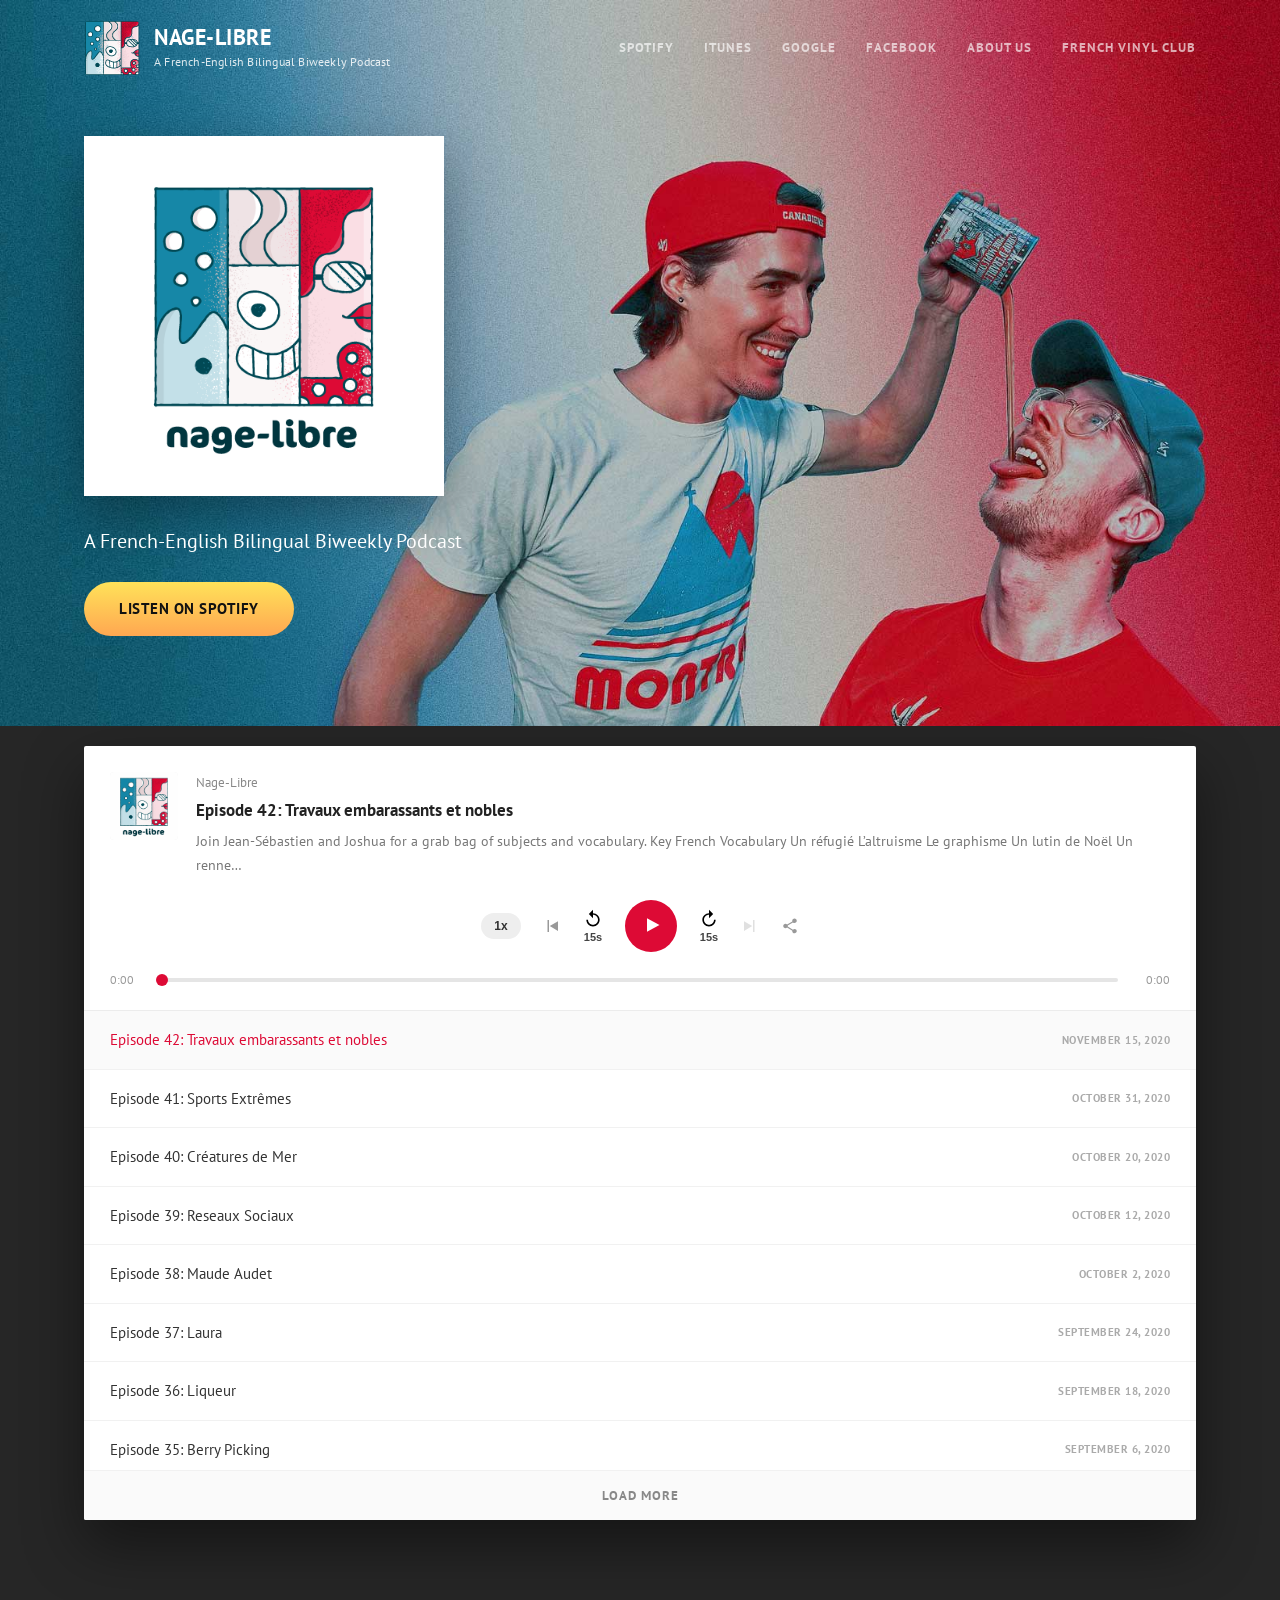
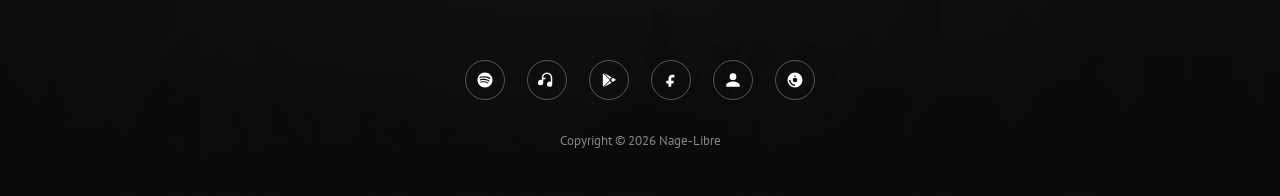
<file: index.html>
<!doctype html>
<html lang="en">
<head>
<meta charset="utf-8">
<meta name="viewport" content="width=device-width, initial-scale=1">
<title>Nage-Libre – A French-English Bilingual Biweekly Podcast</title>
<meta name="description" content="Nage-Libre is a collection of open and relaxed bilingual conversations that invite you to listen and learn in French and English.">
<link rel="icon" href="/images/favicon-32.png" sizes="32x32">
<link rel="icon" href="/images/favicon-192.png" sizes="192x192">
<link rel="apple-touch-icon" href="/images/favicon-180.png">
<link rel="preconnect" href="https://fonts.googleapis.com">
<link rel="preconnect" href="https://fonts.gstatic.com" crossorigin>
<link href="https://fonts.googleapis.com/css2?family=PT+Sans:ital,wght@0,400;0,700;1,400;1,700&family=Mrs+Saint+Delafield&display=swap" rel="stylesheet">
<link rel="stylesheet" href="/css/style.css">
</head>
<body>

<section class="hero">
  <header class="site-header">
    <div class="container">
      <div class="site-branding">
        <a href="/"><img src="/images/logo.png" alt="Nage-Libre"></a>
        <div>
          <p class="site-title"><a href="/">NAGE-LIBRE</a></p>
          <p class="site-description">A French-English Bilingual Biweekly Podcast</p>
        </div>
      </div>
      <button class="menu-toggle" aria-expanded="false" aria-controls="main-nav">
        <span class="icon-open">&#9776; Menu</span>
        <span class="icon-close">&#10005; Menu</span>
      </button>
      <nav class="main-navigation" id="main-nav">
        <ul class="nav-menu">
          <li><a href="https://open.spotify.com/show/0n5WnTJgC73S4vmWBHkWUg">Spotify</a></li>
          <li><a href="https://podcasts.apple.com/us/podcast/nage-libre/id1509363788">iTunes</a></li>
          <li><a href="https://playmusic.app.goo.gl/?ibi=com.google.PlayMusic&isi=691797987&ius=googleplaymusic&apn=com.google.android.music&link=https://play.google.com/music/m/Izq6futf4hin3xmiyxos6ybj7ay?t%3DNage-Libre%26pcampaignid%3DMKT-na-all-co-pr-mu-pod-16">Google</a></li>
          <li><a href="https://www.facebook.com/groups/nagelibre">Facebook</a></li>
          <li><a href="/about-us/">About Us</a></li>
          <li><a href="/french-vinyl-club/">French Vinyl Club</a></li>
        </ul>
      </nav>
    </div>
  </header>

  <div class="container hero-inner">
    <div class="hero-cover">
      <img src="/images/cover-large.png" alt="Nage-Libre">
    </div>
    <p class="hero-tagline">A French-English Bilingual Biweekly Podcast</p>
    <a class="btn-gold" href="https://open.spotify.com/show/0n5WnTJgC73S4vmWBHkWUg">Listen on Spotify</a>
  </div>
</section>

<main class="site-main">
  <div class="container">
    <div id="player-root"></div>
  </div>
</main>

<footer class="site-footer">
  <div class="container">
    <nav class="footer-social">
      <a href="https://open.spotify.com/show/0n5WnTJgC73S4vmWBHkWUg" aria-label="Spotify"><svg viewBox="0 0 24 24"><path d="M12 2C6.5 2 2 6.5 2 12s4.5 10 10 10 10-4.5 10-10S17.5 2 12 2zm4.6 14.4c-.2.3-.6.4-.9.2-2.5-1.5-5.6-1.9-9.3-1-.4.1-.7-.1-.8-.5-.1-.4.1-.7.5-.8 4-.9 7.5-.5 10.3 1.2.3.2.4.6.2.9zm1.2-2.8c-.2.3-.7.5-1 .3-2.9-1.8-7.3-2.3-10.7-1.3-.4.1-.9-.1-1-.6-.1-.4.1-.9.6-1 3.9-1.2 8.7-.6 12 1.5.4.2.5.7.1 1.1zm.1-2.9C14.3 8.6 8.9 8.4 5.7 9.4c-.5.2-1.1-.1-1.2-.7-.2-.5.1-1.1.7-1.2 3.7-1.1 9.7-.9 13.5 1.4.5.3.6.9.3 1.4-.3.4-.9.5-1.1.3z"/></svg></a>
      <a href="https://podcasts.apple.com/us/podcast/nage-libre/id1509363788" aria-label="iTunes"><svg viewBox="0 0 24 24"><path d="M12 2a7 7 0 0 0-7 7v3.3a3.5 3.5 0 1 0 2 3.2V11h3V9H7a5 5 0 0 1 10 0v5.5a3.5 3.5 0 1 0 2 3.2V9a7 7 0 0 0-7-7z"/></svg></a>
      <a href="https://playmusic.app.goo.gl/?ibi=com.google.PlayMusic&isi=691797987&ius=googleplaymusic&apn=com.google.android.music&link=https://play.google.com/music/m/Izq6futf4hin3xmiyxos6ybj7ay?t%3DNage-Libre%26pcampaignid%3DMKT-na-all-co-pr-mu-pod-16" aria-label="Google Play"><svg viewBox="0 0 24 24"><path d="M4.5 3.5c-.4.3-.7.8-.7 1.4v14.2c0 .6.3 1.1.7 1.4l8.7-8.5-8.7-8.5zm10.1 8.5 2.5 2.5 3-1.7c.9-.5.9-1.6 0-2.1l-3-1.7-2.5 3zm-1.4 1.4-8 7.9c.2 0 .5-.1.7-.2l9.6-5.5-2.3-2.2zm0-2.8 2.3-2.2-9.6-5.5c-.2-.1-.5-.2-.7-.2l8 7.9z"/></svg></a>
      <a href="https://www.facebook.com/groups/nagelibre" aria-label="Facebook"><svg viewBox="0 0 24 24"><path d="M14 8.5h2.5V5.3c-.4-.1-1.6-.2-2.9-.2-2.9 0-4.9 1.8-4.9 5.1v2.7H5.8v3.6h2.9V21h3.6v-4.5h2.9l.5-3.6h-3.4v-2.3c0-1 .3-1.7 1.7-1.7z"/></svg></a>
      <a href="/about-us/" aria-label="About Us"><svg viewBox="0 0 24 24"><path d="M12 12a4.5 4.5 0 1 0 0-9 4.5 4.5 0 0 0 0 9zm0 2c-3.3 0-9 1.7-9 5v2h18v-2c0-3.3-5.7-5-9-5z"/></svg></a>
      <a href="/french-vinyl-club/" aria-label="French Vinyl Club"><svg viewBox="0 0 24 24"><path d="M12 2a10 10 0 1 0 0 20 10 10 0 0 0 0-20zm0 4a1 1 0 1 1 0 2 1 1 0 0 1 0-2zm0 14a8 8 0 0 1-8-8h2a6 6 0 0 0 6 6v2zm3-8a3 3 0 1 1-6 0 3 3 0 0 1 6 0z"/></svg></a>
    </nav>
    <p class="site-info">Copyright &copy; <span data-year>2026</span> Nage-Libre</p>
  </div>
</footer>

<script src="/js/episodes.js"></script>
<script src="/js/player.js"></script>
<script src="/js/main.js"></script>
<script>
  new PodcastPlayer(document.getElementById("player-root"), {
    episodes: EPISODES,
    showList: true,
    showName: "Nage-Libre",
    coverSrc: "/images/cover.png",
    initialIndex: 0
  });
</script>
</body>
</html>
</file>
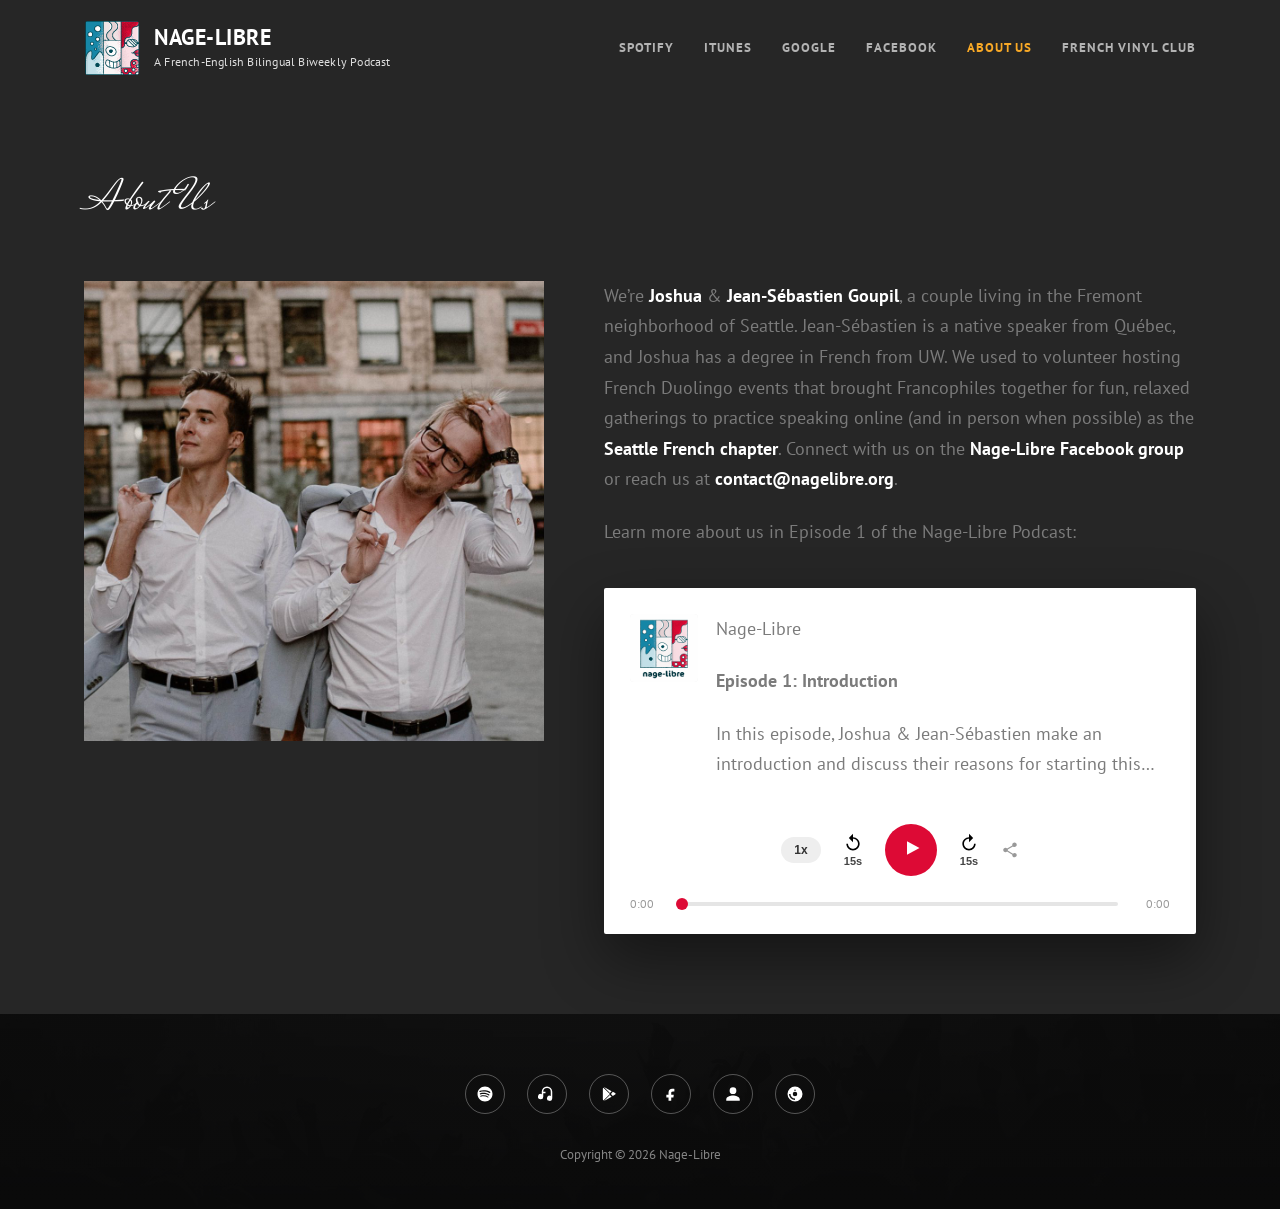
<file: about-us/index.html>
<!doctype html>
<html lang="en">
<head>
<meta charset="utf-8">
<meta name="viewport" content="width=device-width, initial-scale=1">
<title>About Us – Nage-Libre</title>
<meta name="description" content="We're Joshua & Jean-Sébastien Goupil, a couple living in the Fremont neighborhood of Seattle, sharing bilingual French-English conversations.">
<link rel="icon" href="/images/favicon-32.png" sizes="32x32">
<link rel="icon" href="/images/favicon-192.png" sizes="192x192">
<link rel="apple-touch-icon" href="/images/favicon-180.png">
<link rel="preconnect" href="https://fonts.googleapis.com">
<link rel="preconnect" href="https://fonts.gstatic.com" crossorigin>
<link href="https://fonts.googleapis.com/css2?family=PT+Sans:ital,wght@0,400;0,700;1,400;1,700&family=Mrs+Saint+Delafield&display=swap" rel="stylesheet">
<link rel="stylesheet" href="/css/style.css">
</head>
<body>

<header class="site-header">
  <div class="container">
    <div class="site-branding">
      <a href="/"><img src="/images/logo.png" alt="Nage-Libre"></a>
      <div>
        <p class="site-title"><a href="/">NAGE-LIBRE</a></p>
        <p class="site-description">A French-English Bilingual Biweekly Podcast</p>
      </div>
    </div>
    <button class="menu-toggle" aria-expanded="false" aria-controls="main-nav">
      <span class="icon-open">&#9776; Menu</span>
      <span class="icon-close">&#10005; Menu</span>
    </button>
    <nav class="main-navigation" id="main-nav">
      <ul class="nav-menu">
        <li><a href="https://open.spotify.com/show/0n5WnTJgC73S4vmWBHkWUg">Spotify</a></li>
        <li><a href="https://podcasts.apple.com/us/podcast/nage-libre/id1509363788">iTunes</a></li>
        <li><a href="https://playmusic.app.goo.gl/?ibi=com.google.PlayMusic&isi=691797987&ius=googleplaymusic&apn=com.google.android.music&link=https://play.google.com/music/m/Izq6futf4hin3xmiyxos6ybj7ay?t%3DNage-Libre%26pcampaignid%3DMKT-na-all-co-pr-mu-pod-16">Google</a></li>
        <li><a href="https://www.facebook.com/groups/nagelibre">Facebook</a></li>
        <li class="current"><a href="/about-us/">About Us</a></li>
        <li><a href="/french-vinyl-club/">French Vinyl Club</a></li>
      </ul>
    </nav>
  </div>
</header>

<header class="page-header">
  <div class="container">
    <h1 class="page-title">About Us</h1>
  </div>
</header>

<main class="site-main">
  <div class="container">
    <div class="about-grid">
      <img src="/images/about-us.jpg" alt="Joshua and Jean-Sébastien Goupil">
      <div class="about-text">
        <p>
          We&rsquo;re <a href="https://www.facebook.com/jganyon"><strong>Joshua</strong></a> &amp;
          <a href="https://www.facebook.com/jsgoupil"><strong>Jean-S&eacute;bastien Goupil</strong></a>,
          a couple living in the Fremont neighborhood of Seattle. Jean-S&eacute;bastien is a native
          speaker from Qu&eacute;bec, and Joshua has a degree in French from UW. We used to volunteer
          hosting French Duolingo events that brought Francophiles together for fun, relaxed
          gatherings to practice speaking online (and in person when possible) as the
          <strong>Seattle French chapter</strong>.
          Connect with us on the
          <a href="https://www.facebook.com/groups/nagelibre"><strong>Nage-Libre Facebook group</strong></a>
          or reach us at <a href="mailto:contact@nagelibre.org"><strong>contact@nagelibre.org</strong></a>.
        </p>
        <p>Learn more about us in Episode 1 of the Nage-Libre Podcast:</p>
        <div class="about-player-wrap" id="player-root"></div>
      </div>
    </div>
  </div>
</main>

<footer class="site-footer">
  <div class="container">
    <nav class="footer-social">
      <a href="https://open.spotify.com/show/0n5WnTJgC73S4vmWBHkWUg" aria-label="Spotify"><svg viewBox="0 0 24 24"><path d="M12 2C6.5 2 2 6.5 2 12s4.5 10 10 10 10-4.5 10-10S17.5 2 12 2zm4.6 14.4c-.2.3-.6.4-.9.2-2.5-1.5-5.6-1.9-9.3-1-.4.1-.7-.1-.8-.5-.1-.4.1-.7.5-.8 4-.9 7.5-.5 10.3 1.2.3.2.4.6.2.9zm1.2-2.8c-.2.3-.7.5-1 .3-2.9-1.8-7.3-2.3-10.7-1.3-.4.1-.9-.1-1-.6-.1-.4.1-.9.6-1 3.9-1.2 8.7-.6 12 1.5.4.2.5.7.1 1.1zm.1-2.9C14.3 8.6 8.9 8.4 5.7 9.4c-.5.2-1.1-.1-1.2-.7-.2-.5.1-1.1.7-1.2 3.7-1.1 9.7-.9 13.5 1.4.5.3.6.9.3 1.4-.3.4-.9.5-1.1.3z"/></svg></a>
      <a href="https://podcasts.apple.com/us/podcast/nage-libre/id1509363788" aria-label="iTunes"><svg viewBox="0 0 24 24"><path d="M12 2a7 7 0 0 0-7 7v3.3a3.5 3.5 0 1 0 2 3.2V11h3V9H7a5 5 0 0 1 10 0v5.5a3.5 3.5 0 1 0 2 3.2V9a7 7 0 0 0-7-7z"/></svg></a>
      <a href="https://playmusic.app.goo.gl/?ibi=com.google.PlayMusic&isi=691797987&ius=googleplaymusic&apn=com.google.android.music&link=https://play.google.com/music/m/Izq6futf4hin3xmiyxos6ybj7ay?t%3DNage-Libre%26pcampaignid%3DMKT-na-all-co-pr-mu-pod-16" aria-label="Google Play"><svg viewBox="0 0 24 24"><path d="M4.5 3.5c-.4.3-.7.8-.7 1.4v14.2c0 .6.3 1.1.7 1.4l8.7-8.5-8.7-8.5zm10.1 8.5 2.5 2.5 3-1.7c.9-.5.9-1.6 0-2.1l-3-1.7-2.5 3zm-1.4 1.4-8 7.9c.2 0 .5-.1.7-.2l9.6-5.5-2.3-2.2zm0-2.8 2.3-2.2-9.6-5.5c-.2-.1-.5-.2-.7-.2l8 7.9z"/></svg></a>
      <a href="https://www.facebook.com/groups/nagelibre" aria-label="Facebook"><svg viewBox="0 0 24 24"><path d="M14 8.5h2.5V5.3c-.4-.1-1.6-.2-2.9-.2-2.9 0-4.9 1.8-4.9 5.1v2.7H5.8v3.6h2.9V21h3.6v-4.5h2.9l.5-3.6h-3.4v-2.3c0-1 .3-1.7 1.7-1.7z"/></svg></a>
      <a href="/about-us/" aria-label="About Us"><svg viewBox="0 0 24 24"><path d="M12 12a4.5 4.5 0 1 0 0-9 4.5 4.5 0 0 0 0 9zm0 2c-3.3 0-9 1.7-9 5v2h18v-2c0-3.3-5.7-5-9-5z"/></svg></a>
      <a href="/french-vinyl-club/" aria-label="French Vinyl Club"><svg viewBox="0 0 24 24"><path d="M12 2a10 10 0 1 0 0 20 10 10 0 0 0 0-20zm0 4a1 1 0 1 1 0 2 1 1 0 0 1 0-2zm0 14a8 8 0 0 1-8-8h2a6 6 0 0 0 6 6v2zm3-8a3 3 0 1 1-6 0 3 3 0 0 1 6 0z"/></svg></a>
    </nav>
    <p class="site-info">Copyright &copy; <span data-year>2026</span> Nage-Libre</p>
  </div>
</footer>

<script src="/js/episodes.js"></script>
<script src="/js/player.js"></script>
<script src="/js/main.js"></script>
<script>
  var ep1 = EPISODES.find(function (e) { return e.number === 1; });
  new PodcastPlayer(document.getElementById("player-root"), {
    episodes: [ep1],
    showList: false,
    showName: "Nage-Libre",
    coverSrc: "/images/cover.png",
    initialIndex: 0
  });
</script>
</body>
</html>
</file>
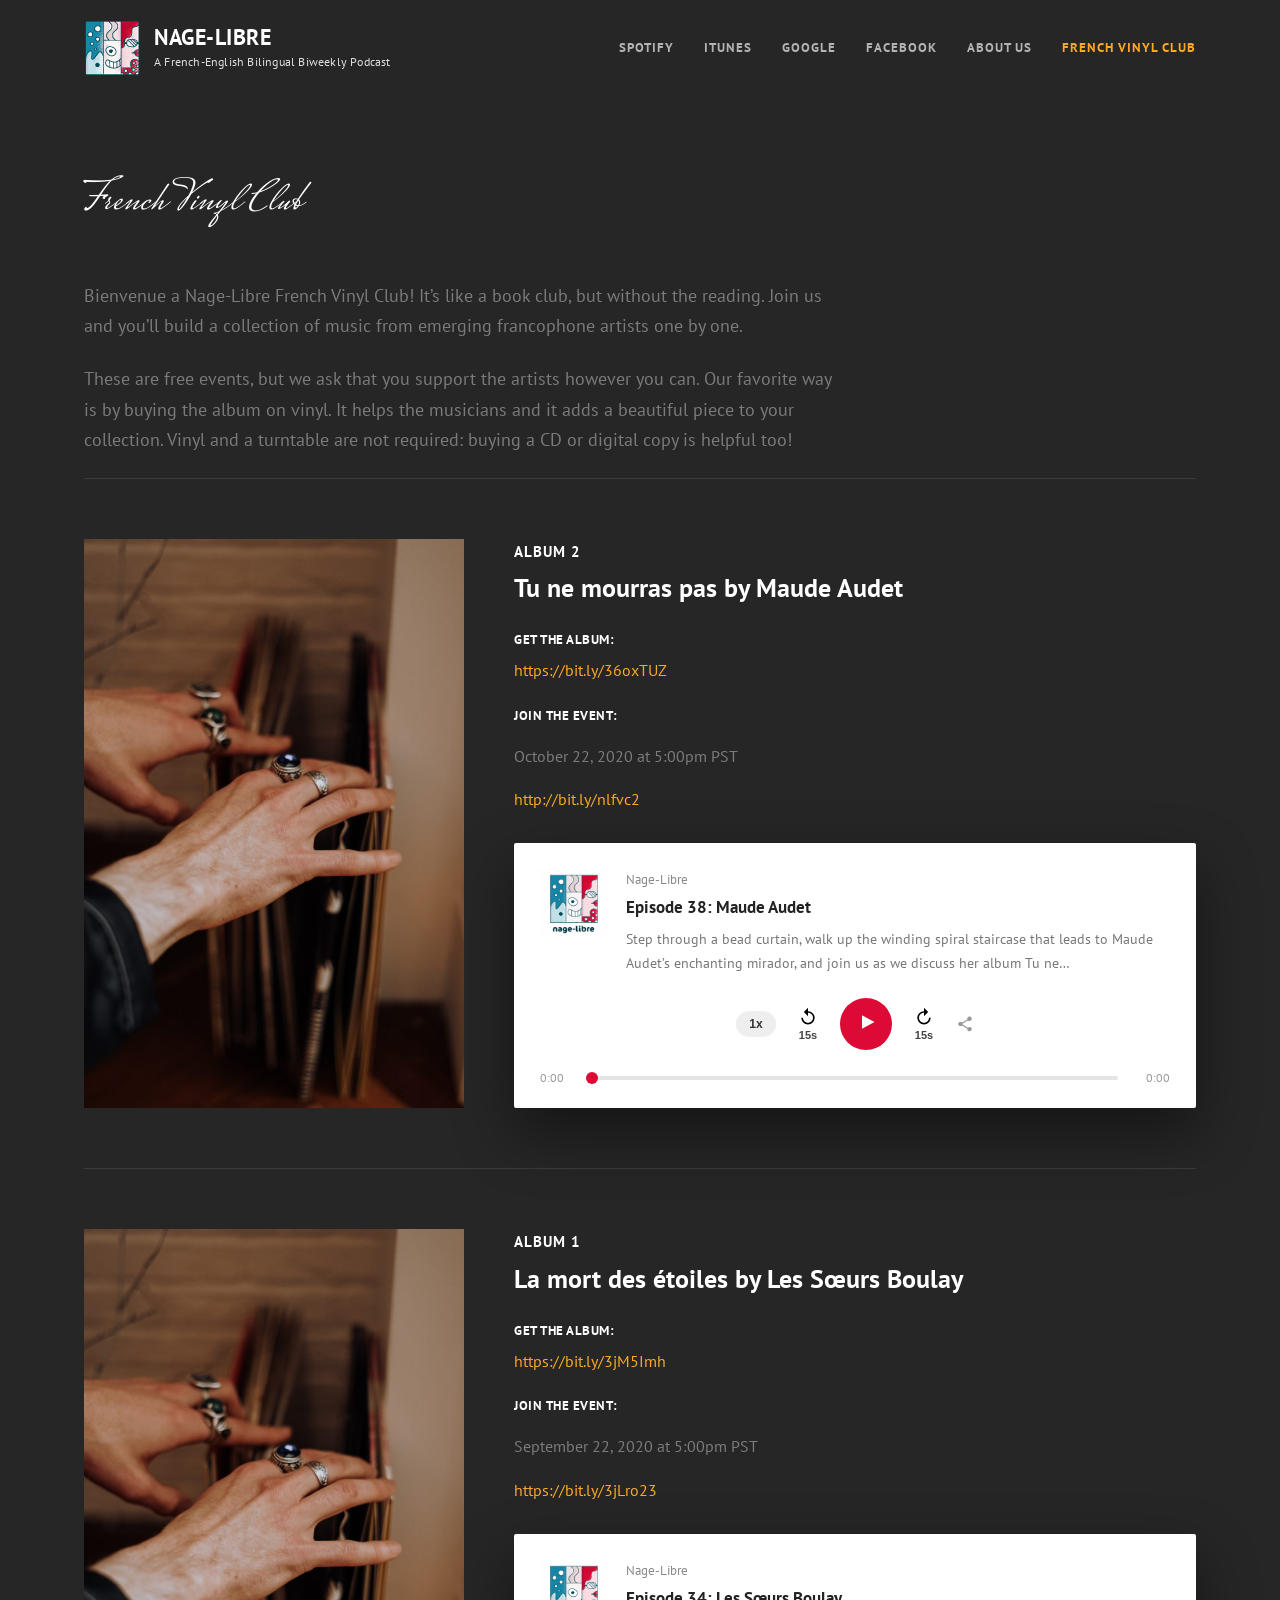
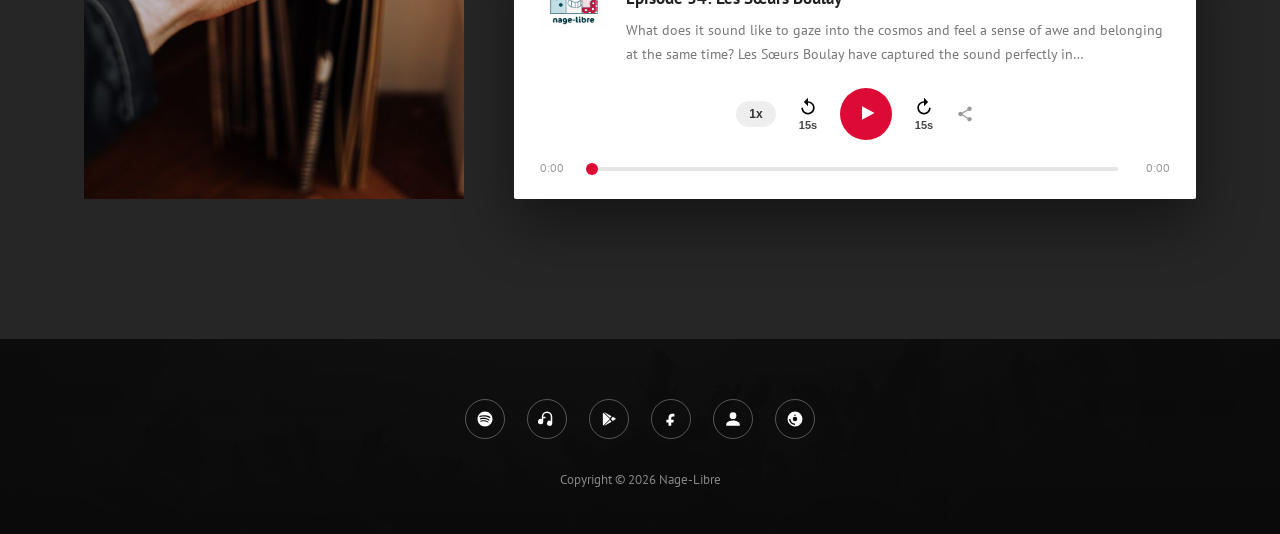
<file: french-vinyl-club/index.html>
<!doctype html>
<html lang="en">
<head>
<meta charset="utf-8">
<meta name="viewport" content="width=device-width, initial-scale=1">
<title>French Vinyl Club – Nage-Libre</title>
<meta name="description" content="Bienvenue a Nage-Libre French Vinyl Club! Join us and you'll build a collection of music from emerging francophone artists one by one.">
<link rel="icon" href="/images/favicon-32.png" sizes="32x32">
<link rel="icon" href="/images/favicon-192.png" sizes="192x192">
<link rel="apple-touch-icon" href="/images/favicon-180.png">
<link rel="preconnect" href="https://fonts.googleapis.com">
<link rel="preconnect" href="https://fonts.gstatic.com" crossorigin>
<link href="https://fonts.googleapis.com/css2?family=PT+Sans:ital,wght@0,400;0,700;1,400;1,700&family=Mrs+Saint+Delafield&display=swap" rel="stylesheet">
<link rel="stylesheet" href="/css/style.css">
</head>
<body>

<header class="site-header">
  <div class="container">
    <div class="site-branding">
      <a href="/"><img src="/images/logo.png" alt="Nage-Libre"></a>
      <div>
        <p class="site-title"><a href="/">NAGE-LIBRE</a></p>
        <p class="site-description">A French-English Bilingual Biweekly Podcast</p>
      </div>
    </div>
    <button class="menu-toggle" aria-expanded="false" aria-controls="main-nav">
      <span class="icon-open">&#9776; Menu</span>
      <span class="icon-close">&#10005; Menu</span>
    </button>
    <nav class="main-navigation" id="main-nav">
      <ul class="nav-menu">
        <li><a href="https://open.spotify.com/show/0n5WnTJgC73S4vmWBHkWUg">Spotify</a></li>
        <li><a href="https://podcasts.apple.com/us/podcast/nage-libre/id1509363788">iTunes</a></li>
        <li><a href="https://playmusic.app.goo.gl/?ibi=com.google.PlayMusic&isi=691797987&ius=googleplaymusic&apn=com.google.android.music&link=https://play.google.com/music/m/Izq6futf4hin3xmiyxos6ybj7ay?t%3DNage-Libre%26pcampaignid%3DMKT-na-all-co-pr-mu-pod-16">Google</a></li>
        <li><a href="https://www.facebook.com/groups/nagelibre">Facebook</a></li>
        <li><a href="/about-us/">About Us</a></li>
        <li class="current"><a href="/french-vinyl-club/">French Vinyl Club</a></li>
      </ul>
    </nav>
  </div>
</header>

<header class="page-header">
  <div class="container">
    <h1 class="page-title">French Vinyl Club</h1>
  </div>
</header>

<main class="site-main">
  <div class="container">
    <div class="club-intro">
      <p>Bienvenue a Nage-Libre French Vinyl Club! It&rsquo;s like a book club, but without the reading. Join us and you&rsquo;ll build a collection of music from emerging francophone artists one by one.</p>
      <p>These are free events, but we ask that you support the artists however you can. Our favorite way is by buying the album on vinyl. It helps the musicians and it adds a beautiful piece to your collection. Vinyl and a turntable are not required: buying a CD or digital copy is helpful too!</p>
    </div>

    <div class="album">
      <img src="/images/vinyl-club.jpg" alt="French Vinyl Club">
      <div>
        <p class="album-heading">Album 2</p>
        <h2 class="album-title">Tu ne mourras pas by Maude Audet</h2>

        <div class="album-meta">
          <p class="album-meta-label">Get the album:</p>
          <a href="https://bit.ly/36oxTUZ">https://bit.ly/36oxTUZ</a>
        </div>

        <div class="album-meta">
          <p class="album-meta-label">Join the event:</p>
          <p>October 22, 2020 at 5:00pm PST</p>
          <a href="http://bit.ly/nlfvc2">http://bit.ly/nlfvc2</a>
        </div>

        <div class="album-player-wrap" id="player-root-2"></div>
      </div>
    </div>

    <div class="album">
      <img src="/images/vinyl-club.jpg" alt="French Vinyl Club">
      <div>
        <p class="album-heading">Album 1</p>
        <h2 class="album-title">La mort des &eacute;toiles by Les S&oelig;urs Boulay</h2>

        <div class="album-meta">
          <p class="album-meta-label">Get the album:</p>
          <a href="https://bit.ly/3jM5Imh">https://bit.ly/3jM5Imh</a>
        </div>

        <div class="album-meta">
          <p class="album-meta-label">Join the event:</p>
          <p>September 22, 2020 at 5:00pm PST</p>
          <a href="https://bit.ly/3jLro23">https://bit.ly/3jLro23</a>
        </div>

        <div class="album-player-wrap" id="player-root-1"></div>
      </div>
    </div>
  </div>
</main>

<footer class="site-footer">
  <div class="container">
    <nav class="footer-social">
      <a href="https://open.spotify.com/show/0n5WnTJgC73S4vmWBHkWUg" aria-label="Spotify"><svg viewBox="0 0 24 24"><path d="M12 2C6.5 2 2 6.5 2 12s4.5 10 10 10 10-4.5 10-10S17.5 2 12 2zm4.6 14.4c-.2.3-.6.4-.9.2-2.5-1.5-5.6-1.9-9.3-1-.4.1-.7-.1-.8-.5-.1-.4.1-.7.5-.8 4-.9 7.5-.5 10.3 1.2.3.2.4.6.2.9zm1.2-2.8c-.2.3-.7.5-1 .3-2.9-1.8-7.3-2.3-10.7-1.3-.4.1-.9-.1-1-.6-.1-.4.1-.9.6-1 3.9-1.2 8.7-.6 12 1.5.4.2.5.7.1 1.1zm.1-2.9C14.3 8.6 8.9 8.4 5.7 9.4c-.5.2-1.1-.1-1.2-.7-.2-.5.1-1.1.7-1.2 3.7-1.1 9.7-.9 13.5 1.4.5.3.6.9.3 1.4-.3.4-.9.5-1.1.3z"/></svg></a>
      <a href="https://podcasts.apple.com/us/podcast/nage-libre/id1509363788" aria-label="iTunes"><svg viewBox="0 0 24 24"><path d="M12 2a7 7 0 0 0-7 7v3.3a3.5 3.5 0 1 0 2 3.2V11h3V9H7a5 5 0 0 1 10 0v5.5a3.5 3.5 0 1 0 2 3.2V9a7 7 0 0 0-7-7z"/></svg></a>
      <a href="https://playmusic.app.goo.gl/?ibi=com.google.PlayMusic&isi=691797987&ius=googleplaymusic&apn=com.google.android.music&link=https://play.google.com/music/m/Izq6futf4hin3xmiyxos6ybj7ay?t%3DNage-Libre%26pcampaignid%3DMKT-na-all-co-pr-mu-pod-16" aria-label="Google Play"><svg viewBox="0 0 24 24"><path d="M4.5 3.5c-.4.3-.7.8-.7 1.4v14.2c0 .6.3 1.1.7 1.4l8.7-8.5-8.7-8.5zm10.1 8.5 2.5 2.5 3-1.7c.9-.5.9-1.6 0-2.1l-3-1.7-2.5 3zm-1.4 1.4-8 7.9c.2 0 .5-.1.7-.2l9.6-5.5-2.3-2.2zm0-2.8 2.3-2.2-9.6-5.5c-.2-.1-.5-.2-.7-.2l8 7.9z"/></svg></a>
      <a href="https://www.facebook.com/groups/nagelibre" aria-label="Facebook"><svg viewBox="0 0 24 24"><path d="M14 8.5h2.5V5.3c-.4-.1-1.6-.2-2.9-.2-2.9 0-4.9 1.8-4.9 5.1v2.7H5.8v3.6h2.9V21h3.6v-4.5h2.9l.5-3.6h-3.4v-2.3c0-1 .3-1.7 1.7-1.7z"/></svg></a>
      <a href="/about-us/" aria-label="About Us"><svg viewBox="0 0 24 24"><path d="M12 12a4.5 4.5 0 1 0 0-9 4.5 4.5 0 0 0 0 9zm0 2c-3.3 0-9 1.7-9 5v2h18v-2c0-3.3-5.7-5-9-5z"/></svg></a>
      <a href="/french-vinyl-club/" aria-label="French Vinyl Club"><svg viewBox="0 0 24 24"><path d="M12 2a10 10 0 1 0 0 20 10 10 0 0 0 0-20zm0 4a1 1 0 1 1 0 2 1 1 0 0 1 0-2zm0 14a8 8 0 0 1-8-8h2a6 6 0 0 0 6 6v2zm3-8a3 3 0 1 1-6 0 3 3 0 0 1 6 0z"/></svg></a>
    </nav>
    <p class="site-info">Copyright &copy; <span data-year>2026</span> Nage-Libre</p>
  </div>
</footer>

<script src="/js/episodes.js"></script>
<script src="/js/player.js"></script>
<script src="/js/main.js"></script>
<script>
  var ep38 = EPISODES.find(function (e) { return e.number === 38; });
  var ep34 = EPISODES.find(function (e) { return e.number === 34; });
  new PodcastPlayer(document.getElementById("player-root-2"), {
    episodes: [ep38], showList: false, showName: "Nage-Libre", coverSrc: "/images/cover.png", initialIndex: 0
  });
  new PodcastPlayer(document.getElementById("player-root-1"), {
    episodes: [ep34], showList: false, showName: "Nage-Libre", coverSrc: "/images/cover.png", initialIndex: 0
  });
</script>
</body>
</html>
</file>
<file: css/style.css>
/* ===== Design tokens (matched from nagelibre.org / WordPress "Euphony" theme) ===== */
:root {
  --bg: #262626;
  --bg-panel: #1a1a1a;
  --text-muted: #7b7b7b;
  --text-white: #ffffff;
  --nav-link: rgba(255, 255, 255, 0.65);
  --accent-orange: #f9a926;
  --accent-red: #dd0a35;
  --gold-start: #ffe259;
  --gold-end: #ffa751;
  --border: rgba(255, 255, 255, 0.1);
  --font-body: "PT Sans", Helvetica, Arial, sans-serif;
  --font-script: "Mrs Saint Delafield", cursive;
}

* { box-sizing: border-box; }

html { scroll-behavior: smooth; }

body {
  margin: 0;
  background: var(--bg);
  color: var(--text-muted);
  font-family: var(--font-body);
  font-size: 16px;
  line-height: 1.7;
  -webkit-font-smoothing: antialiased;
}

img { max-width: 100%; display: block; }

a {
  color: inherit;
  text-decoration: none;
}

ul { margin: 0; padding: 0; }
li { list-style: none; }

.container {
  max-width: 1160px;
  margin: 0 auto;
  padding: 0 24px;
}

.screen-reader-text {
  position: absolute;
  width: 1px;
  height: 1px;
  overflow: hidden;
  clip: rect(0 0 0 0);
  white-space: nowrap;
}

/* ===== Header ===== */
.site-header {
  position: relative;
  z-index: 20;
  padding: 20px 0;
}

.site-header .container {
  display: flex;
  align-items: center;
  justify-content: space-between;
  gap: 24px;
}

.site-branding {
  display: flex;
  align-items: center;
  gap: 14px;
  min-width: 0;
}

.site-branding img {
  width: 56px;
  height: 56px;
  border-radius: 6px;
  flex-shrink: 0;
}

.site-title {
  margin: 0;
  font-size: 22px;
  font-weight: 700;
  letter-spacing: 0.5px;
  color: var(--text-white);
  line-height: 1.2;
}

.site-title a { color: var(--text-white); }

.site-description {
  margin: 2px 0 0;
  font-size: 12px;
  color: rgba(255, 255, 255, 0.85);
  letter-spacing: 0.2px;
}

.menu-toggle {
  display: none;
  align-items: center;
  gap: 8px;
  background: rgba(0, 0, 0, 0.25);
  border: 1px solid rgba(255, 255, 255, 0.3);
  color: var(--text-white);
  font-family: var(--font-body);
  font-weight: 700;
  font-size: 13px;
  letter-spacing: 1px;
  text-transform: uppercase;
  padding: 10px 16px;
  border-radius: 4px;
  cursor: pointer;
}

.menu-toggle .icon-close { display: none; }
.menu-toggle.is-open .icon-open { display: none; }
.menu-toggle.is-open .icon-close { display: inline; }

.main-navigation {
  display: flex;
}

.nav-menu {
  display: flex;
  align-items: center;
  gap: 30px;
  flex-wrap: wrap;
}

.nav-menu a {
  display: block;
  font-size: 13px;
  font-weight: 700;
  letter-spacing: 1px;
  text-transform: uppercase;
  color: var(--nav-link);
  transition: color 0.15s ease;
  white-space: nowrap;
}

.nav-menu a:hover,
.nav-menu li.current a {
  color: var(--accent-orange);
}

/* ===== Hero ===== */
.hero {
  position: relative;
  background-image: url("../images/hero.jpg");
  background-size: cover;
  background-position: center top;
}

.hero .site-header { padding-bottom: 0; }

.hero-inner {
  padding-top: 60px;
  padding-bottom: 90px;
}

.hero-cover {
  background: #fff;
  padding: 24px;
  width: 100%;
  max-width: 360px;
  box-shadow: 0 20px 50px rgba(0, 0, 0, 0.35);
}

.hero-cover img { width: 100%; }

.hero-tagline {
  color: var(--text-white);
  font-size: 20px;
  margin: 28px 0 24px;
  font-weight: 400;
}

.btn-gold {
  display: inline-block;
  background-image: linear-gradient(var(--gold-start), var(--gold-end));
  color: #111111;
  font-family: var(--font-body);
  font-weight: 700;
  font-size: 15px;
  letter-spacing: 0.5px;
  text-transform: uppercase;
  padding: 14px 35px;
  border-radius: 28px;
  border: none;
  cursor: pointer;
}

/* ===== Page header (About Us / French Vinyl Club) ===== */
.page-header {
  padding: 70px 0 20px;
}

.page-title {
  font-family: var(--font-script);
  font-weight: 400;
  font-size: 44px;
  color: var(--text-white);
  margin: 0;
}

/* ===== Main content ===== */
.site-main {
  padding: 20px 0 80px;
}

/* About Us page */
.about-grid {
  display: grid;
  grid-template-columns: minmax(280px, 460px) 1fr;
  gap: 60px;
  align-items: start;
}

.about-grid img { width: 100%; }

.about-text p {
  margin: 0 0 22px;
  font-size: 18px;
  color: var(--text-muted);
}

.about-text a,
.about-text strong,
.about-text b {
  color: var(--text-white);
  font-weight: 700;
}

.about-text a:hover { color: var(--accent-orange); }

.about-player-wrap { margin-top: 40px; }

/* French Vinyl Club page */
.club-intro {
  max-width: 760px;
  margin-bottom: 10px;
}

.club-intro p {
  font-size: 18px;
  margin: 0 0 22px;
}

.album {
  display: grid;
  grid-template-columns: minmax(240px, 380px) 1fr;
  gap: 50px;
  align-items: start;
  padding: 60px 0;
  border-top: 1px solid var(--border);
}

.album:first-of-type { border-top: none; }

.album img { width: 100%; }

.album-heading {
  color: var(--text-white);
  font-size: 15px;
  font-weight: 700;
  letter-spacing: 1px;
  text-transform: uppercase;
  margin: 0 0 6px;
}

.album-title {
  color: var(--text-white);
  font-size: 26px;
  font-weight: 700;
  margin: 0 0 24px;
  line-height: 1.35;
}

.album-meta { margin: 0 0 20px; }

.album-meta-label {
  color: var(--text-white);
  font-weight: 700;
  font-size: 13px;
  text-transform: uppercase;
  letter-spacing: 0.5px;
  margin-bottom: 6px;
}

.album-meta a {
  color: var(--accent-orange);
  word-break: break-word;
}

.album-player-wrap { margin-top: 30px; }

/* ===== Footer ===== */
.site-footer {
  position: relative;
  background-image:
    linear-gradient(rgba(10, 10, 10, 0.82), rgba(10, 10, 10, 0.9)),
    url("../images/footer-bg.jpg");
  background-size: cover;
  background-position: center;
  padding: 60px 0 30px;
  text-align: center;
}

.footer-social {
  display: flex;
  justify-content: center;
  align-items: center;
  flex-wrap: wrap;
  gap: 22px;
  margin-bottom: 30px;
}

.footer-social a {
  width: 40px;
  height: 40px;
  display: flex;
  align-items: center;
  justify-content: center;
  border-radius: 50%;
  border: 1px solid rgba(255, 255, 255, 0.3);
  color: var(--text-white);
  font-size: 16px;
}

.footer-social a svg {
  width: 18px;
  height: 18px;
  fill: currentColor;
}

.footer-social a:hover {
  color: var(--accent-orange);
  border-color: var(--accent-orange);
}

.site-info {
  color: rgba(255, 255, 255, 0.5);
  font-size: 13px;
}

/* ===== Podcast Player ===== */
.player {
  background: #fff;
  color: #333333;
  border-radius: 2px;
  box-shadow: 0 25px 60px rgba(0, 0, 0, 0.45);
  overflow: hidden;
}

.player-header {
  display: flex;
  align-items: flex-start;
  gap: 18px;
  padding: 26px 26px 16px;
}

.player-cover {
  width: 68px;
  height: 68px;
  flex-shrink: 0;
  border-radius: 4px;
  overflow: hidden;
  background: #eee;
}

.player-cover img { width: 100%; height: 100%; object-fit: cover; }

.player-info { min-width: 0; }

.player-show {
  font-size: 13px;
  color: #888;
  margin: 0 0 2px;
}

.player-episode-title {
  font-size: 17px;
  font-weight: 700;
  color: #222;
  margin: 0 0 6px;
}

.player-episode-desc {
  font-size: 14px;
  color: #777;
  margin: 0;
  display: -webkit-box;
  -webkit-line-clamp: 2;
  -webkit-box-orient: vertical;
  overflow: hidden;
}

.player-controls {
  display: flex;
  align-items: center;
  justify-content: center;
  gap: 22px;
  padding: 6px 26px 18px;
  flex-wrap: wrap;
}

.player-controls button {
  background: none;
  border: none;
  cursor: pointer;
  color: #444;
  padding: 0;
  display: flex;
  align-items: center;
  justify-content: center;
}

.player-controls button:disabled {
  opacity: 0.3;
  cursor: default;
}

.rate-btn {
  width: 40px;
  height: 26px;
  border-radius: 13px;
  background: #eee !important;
  font-size: 12px;
  font-weight: 700;
  color: #333 !important;
}

.skip-btn {
  font-size: 11px;
  font-weight: 700;
  flex-direction: column;
  gap: 2px;
  color: #444;
}

.skip-btn svg { width: 20px; height: 20px; }

.step-btn svg { width: 18px; height: 18px; fill: #999; }
.step-btn:hover svg { fill: #555; }

.play-btn {
  width: 52px;
  height: 52px;
  border-radius: 50%;
  background: var(--accent-red) !important;
}

.play-btn svg {
  width: 20px;
  height: 20px;
  fill: #fff;
  margin-left: 2px;
}

.play-btn .icon-pause { display: none; margin-left: 0; }
.play-btn.is-playing .icon-play { display: none; }
.play-btn.is-playing .icon-pause { display: block; }

.share-btn svg { width: 18px; height: 18px; fill: #999; }
.share-btn:hover svg { fill: #555; }

.player-seek {
  padding: 0 26px 20px;
  display: flex;
  align-items: center;
  gap: 12px;
}

.player-time {
  font-size: 12px;
  color: #999;
  width: 40px;
  flex-shrink: 0;
  font-variant-numeric: tabular-nums;
}

.player-time.time-end { text-align: right; }

.seek-track {
  position: relative;
  flex: 1;
  height: 4px;
  background: #e5e5e5;
  border-radius: 2px;
  cursor: pointer;
}

.seek-fill {
  position: absolute;
  left: 0;
  top: 0;
  height: 100%;
  width: 0%;
  background: var(--accent-red);
  border-radius: 2px;
}

.seek-handle {
  position: absolute;
  top: 50%;
  left: 0%;
  width: 12px;
  height: 12px;
  border-radius: 50%;
  background: var(--accent-red);
  transform: translate(-50%, -50%);
}

.share-tooltip {
  position: relative;
}

.share-tooltip .tooltip-msg {
  position: absolute;
  bottom: 130%;
  left: 50%;
  transform: translateX(-50%);
  background: #222;
  color: #fff;
  font-size: 11px;
  padding: 5px 10px;
  border-radius: 4px;
  white-space: nowrap;
  opacity: 0;
  pointer-events: none;
  transition: opacity 0.15s ease;
}

.share-tooltip.show-tooltip .tooltip-msg { opacity: 1; }

/* Episode list */
.player-list {
  border-top: 1px solid #ececec;
  max-height: 460px;
  overflow-y: auto;
}

.player-list-item {
  display: flex;
  align-items: center;
  justify-content: space-between;
  gap: 16px;
  padding: 16px 26px;
  border-bottom: 1px solid #f1f1f1;
  cursor: pointer;
  background: #fff;
}

.player-list-item:hover { background: #fafafa; }

.player-list-item.is-active {
  background: #fafafa;
}

.player-list-item.is-active .item-title { color: var(--accent-red); }

.item-title {
  font-size: 15px;
  color: #333;
  font-weight: 400;
}

.item-date {
  font-size: 11px;
  font-weight: 700;
  letter-spacing: 0.5px;
  text-transform: uppercase;
  color: #aaa;
  flex-shrink: 0;
}

.player-load-more {
  display: block;
  width: 100%;
  padding: 16px;
  background: #fafafa;
  border: none;
  border-top: 1px solid #f1f1f1;
  color: #888;
  font-family: var(--font-body);
  font-size: 13px;
  font-weight: 700;
  letter-spacing: 1px;
  text-transform: uppercase;
  cursor: pointer;
}

.player-load-more:hover { color: var(--accent-red); }
.player-load-more[hidden] { display: none; }

/* Player used embedded on About Us / Vinyl Club (no list) */
.player.player-embed .player-list { display: none; }

/* ===== Responsive ===== */
@media (max-width: 900px) {
  .about-grid,
  .album {
    grid-template-columns: 1fr;
    gap: 30px;
  }
}

@media (max-width: 860px) {
  .menu-toggle { display: flex; }

  .main-navigation {
    position: absolute;
    top: 100%;
    left: 0;
    right: 0;
    background: #0d0d0d;
    display: none;
    z-index: 30;
  }

  .main-navigation.is-open { display: block; }

  .nav-menu {
    flex-direction: column;
    align-items: flex-start;
    gap: 0;
    padding: 10px 24px 24px;
  }

  .nav-menu li { width: 100%; }

  .nav-menu a { padding: 12px 0; }
}

@media (max-width: 640px) {
  .hero-inner { padding: 40px 20px 60px; }
  .page-title { font-size: 34px; }
  .player-header { flex-direction: column; align-items: center; text-align: center; }
  .player-episode-desc { -webkit-line-clamp: 3; }
  .player-controls { gap: 14px; }
  .rate-btn { order: 5; }
  .share-btn { order: 6; }
}
</file>
